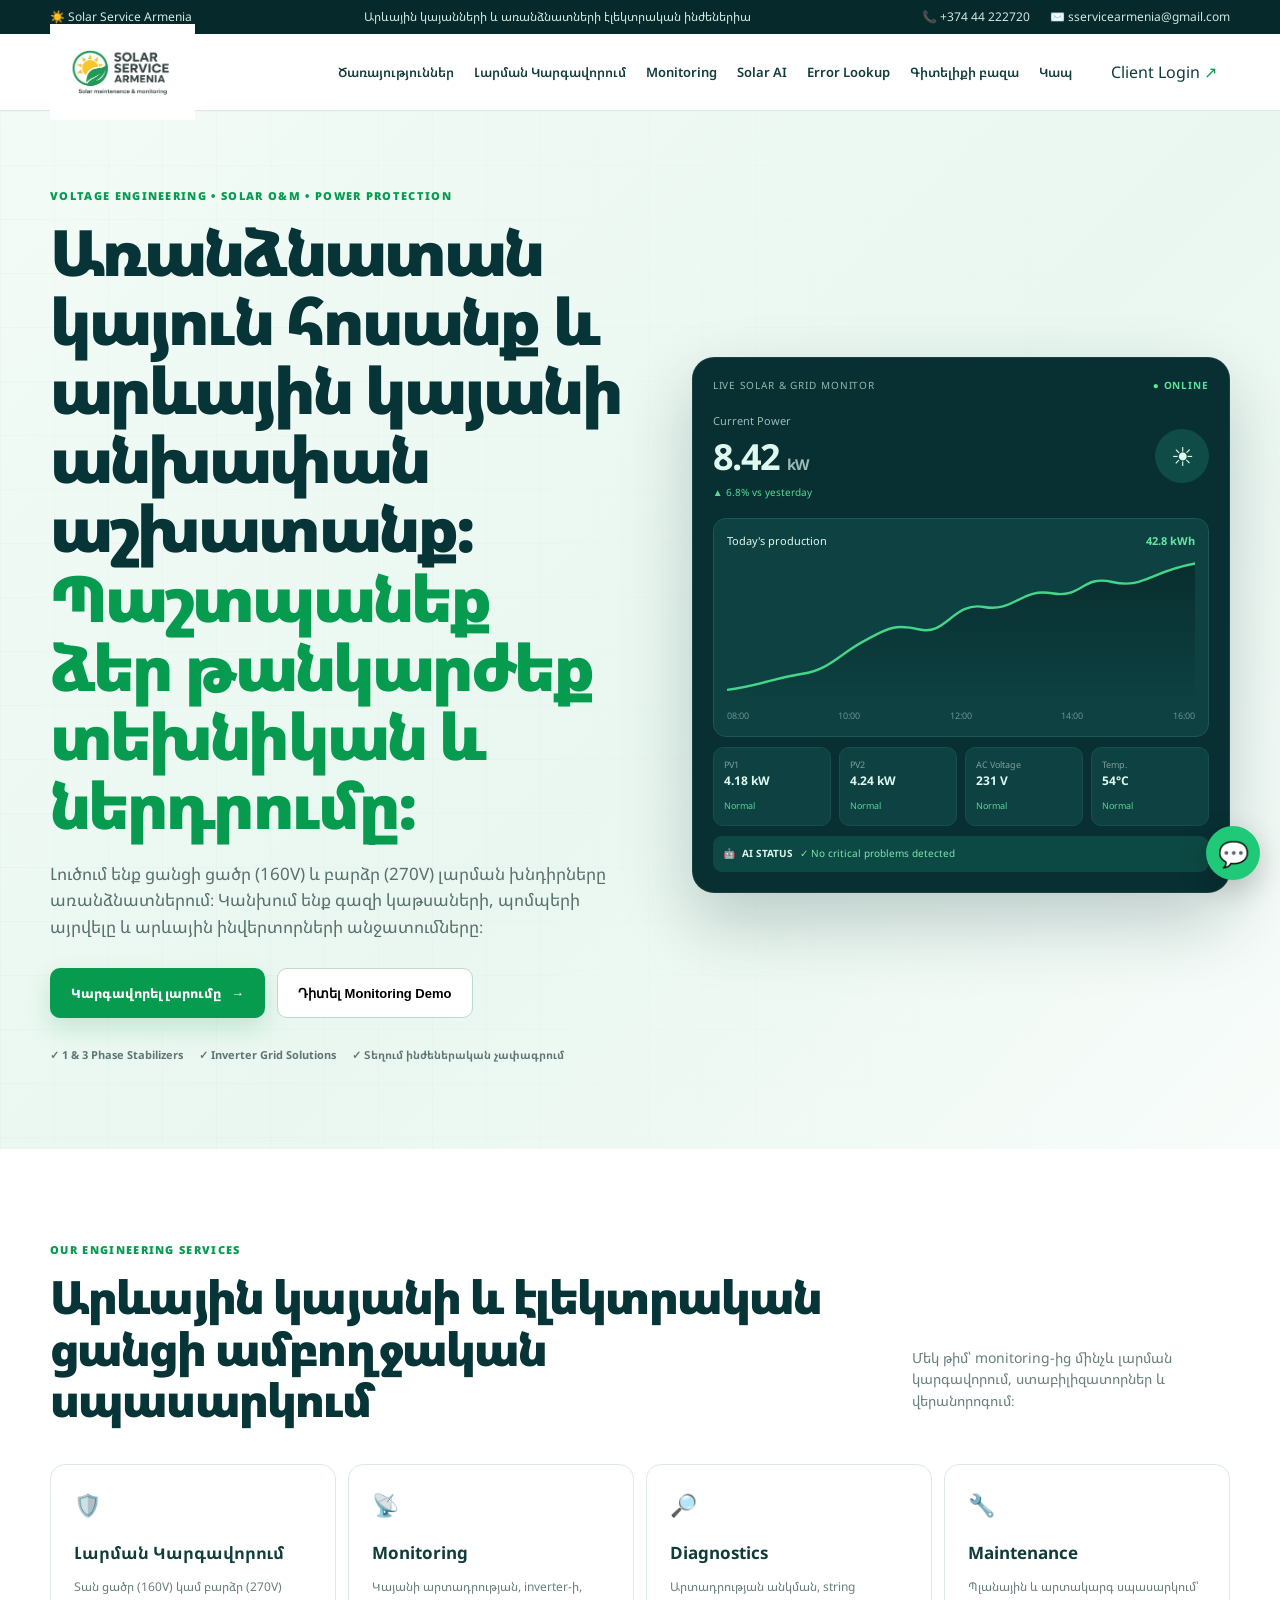
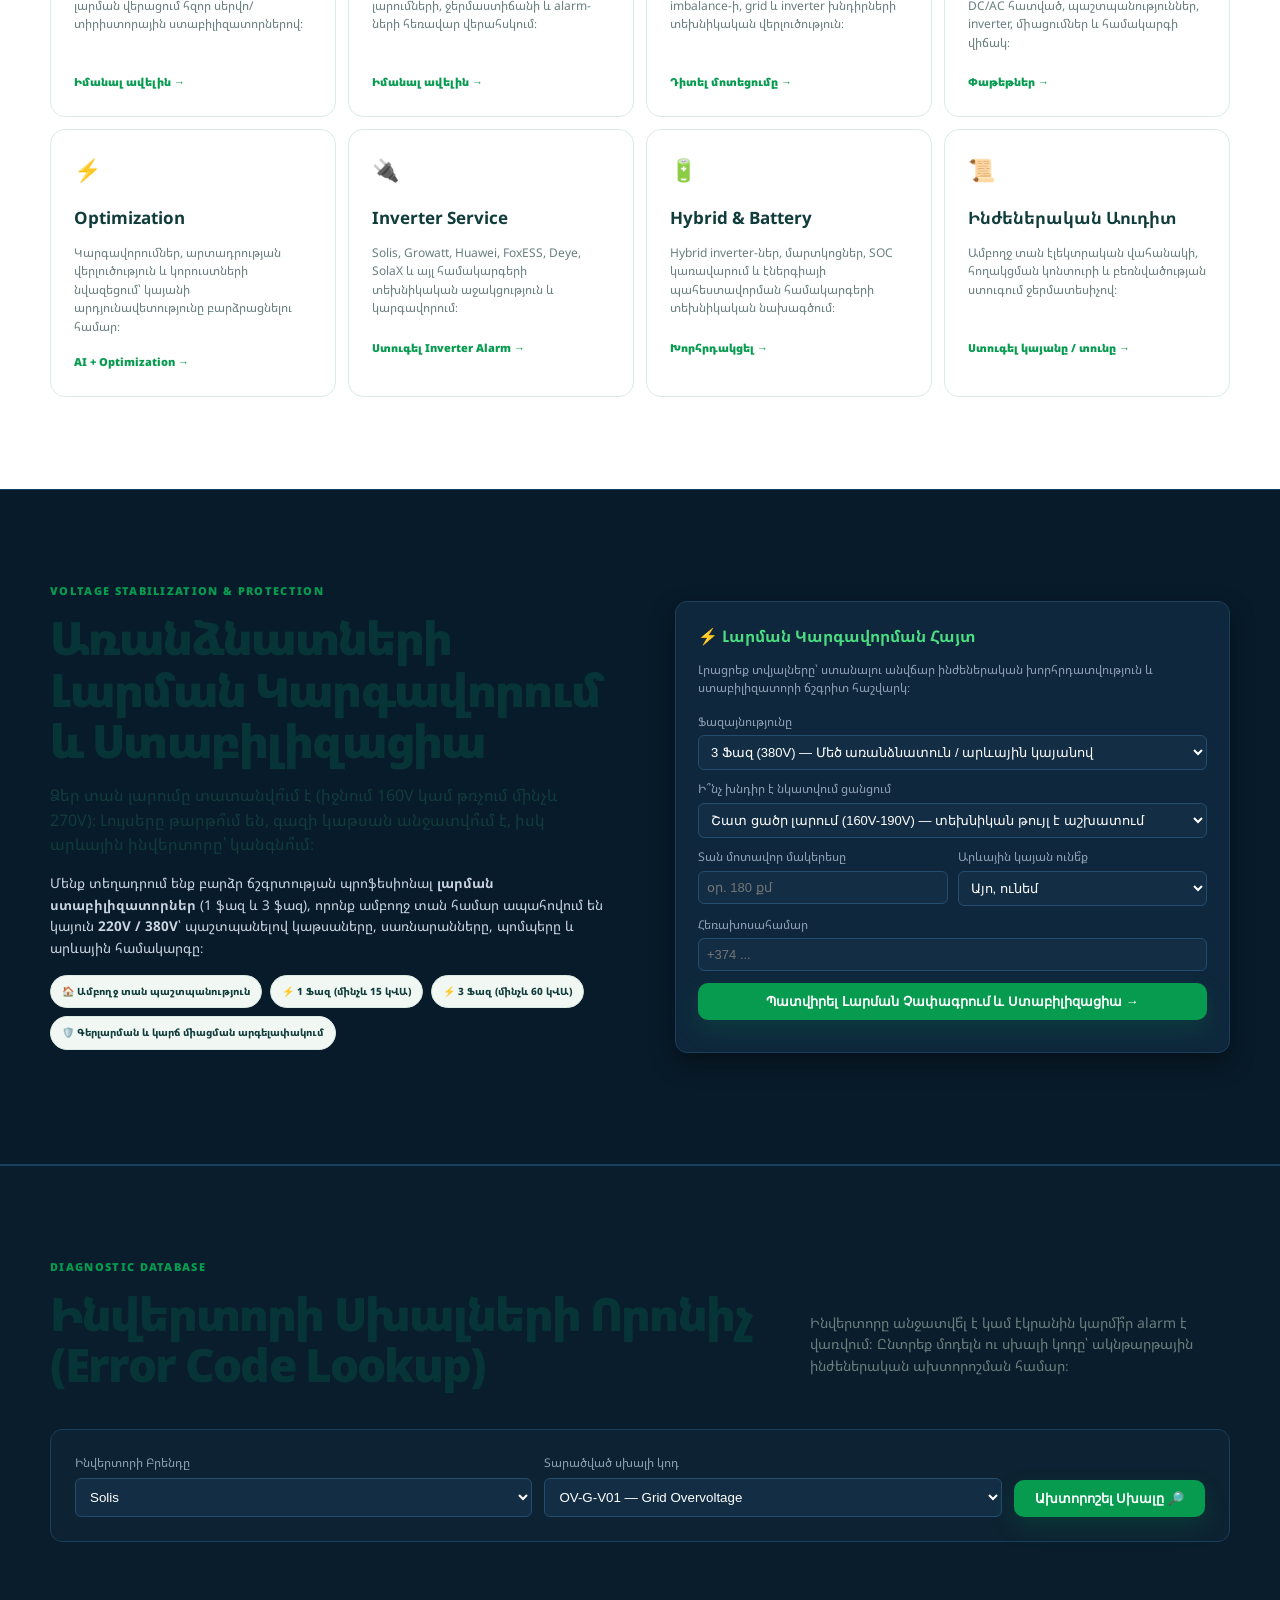
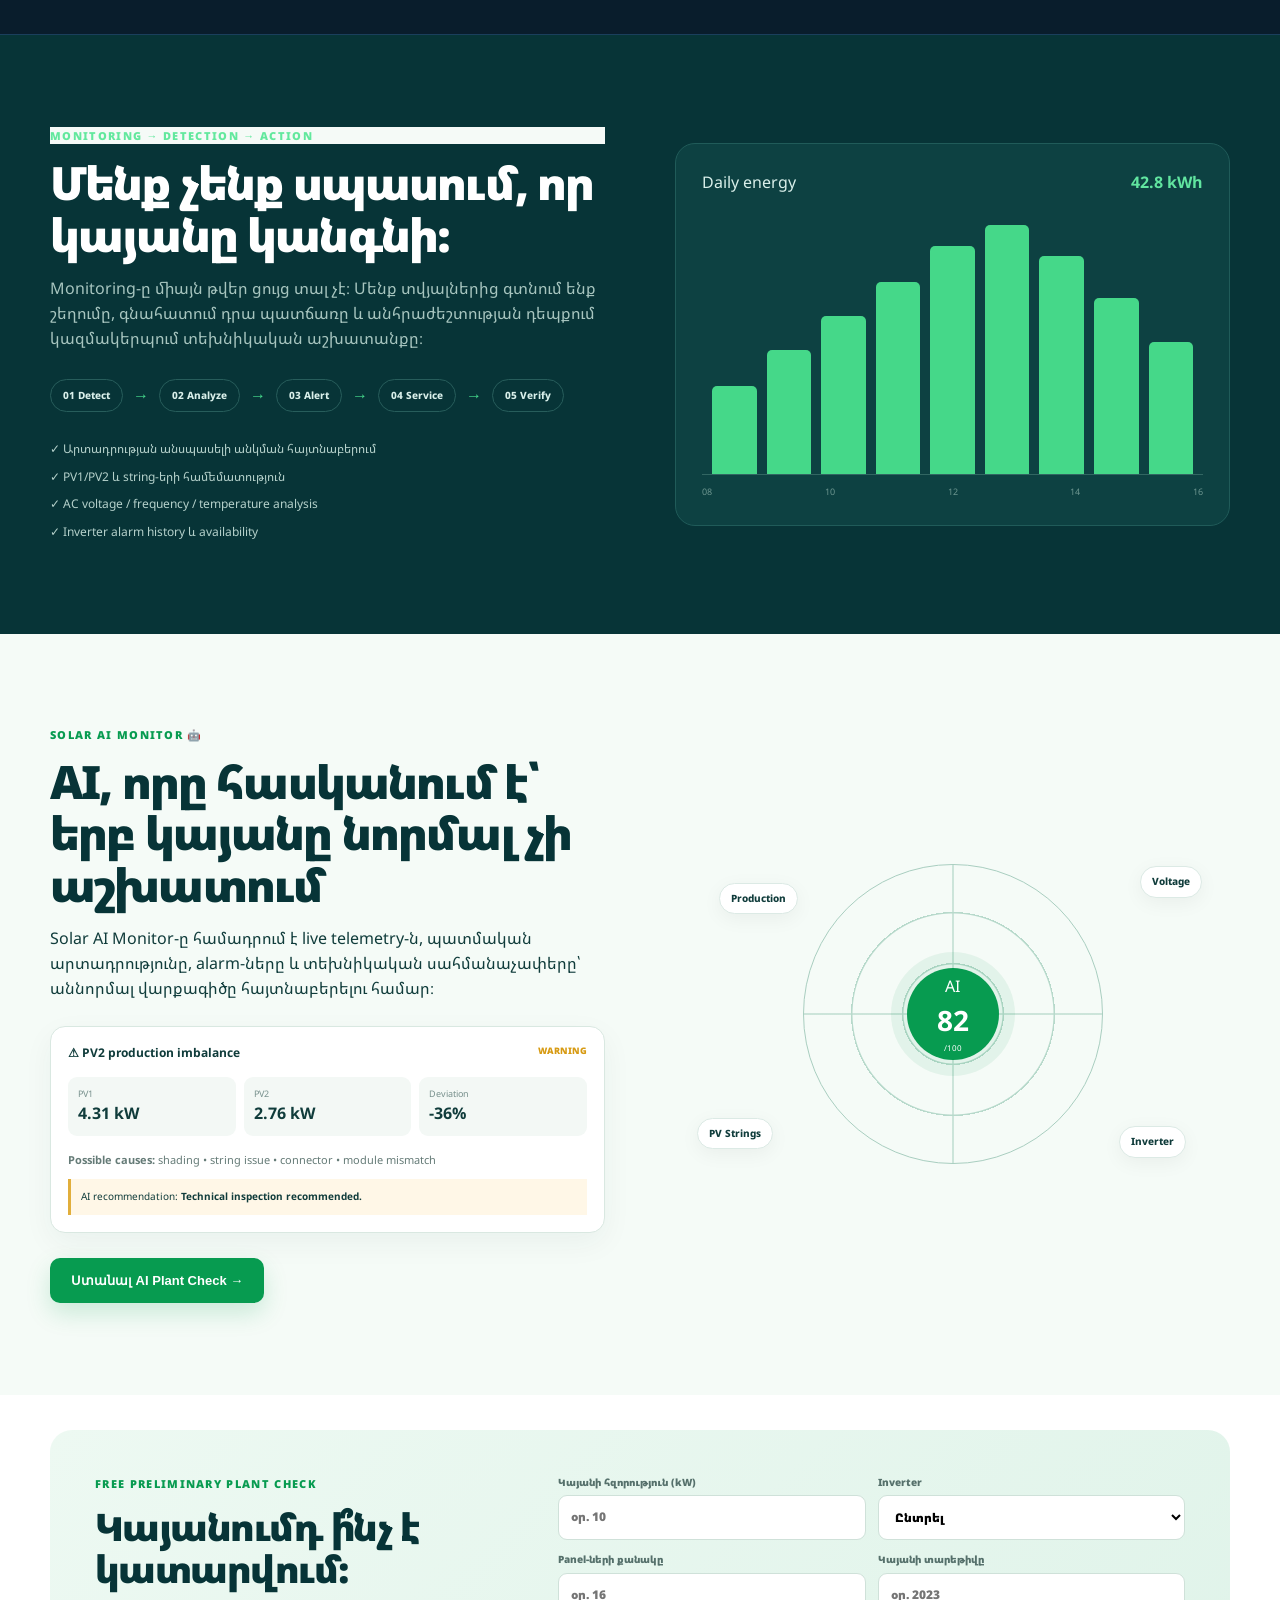
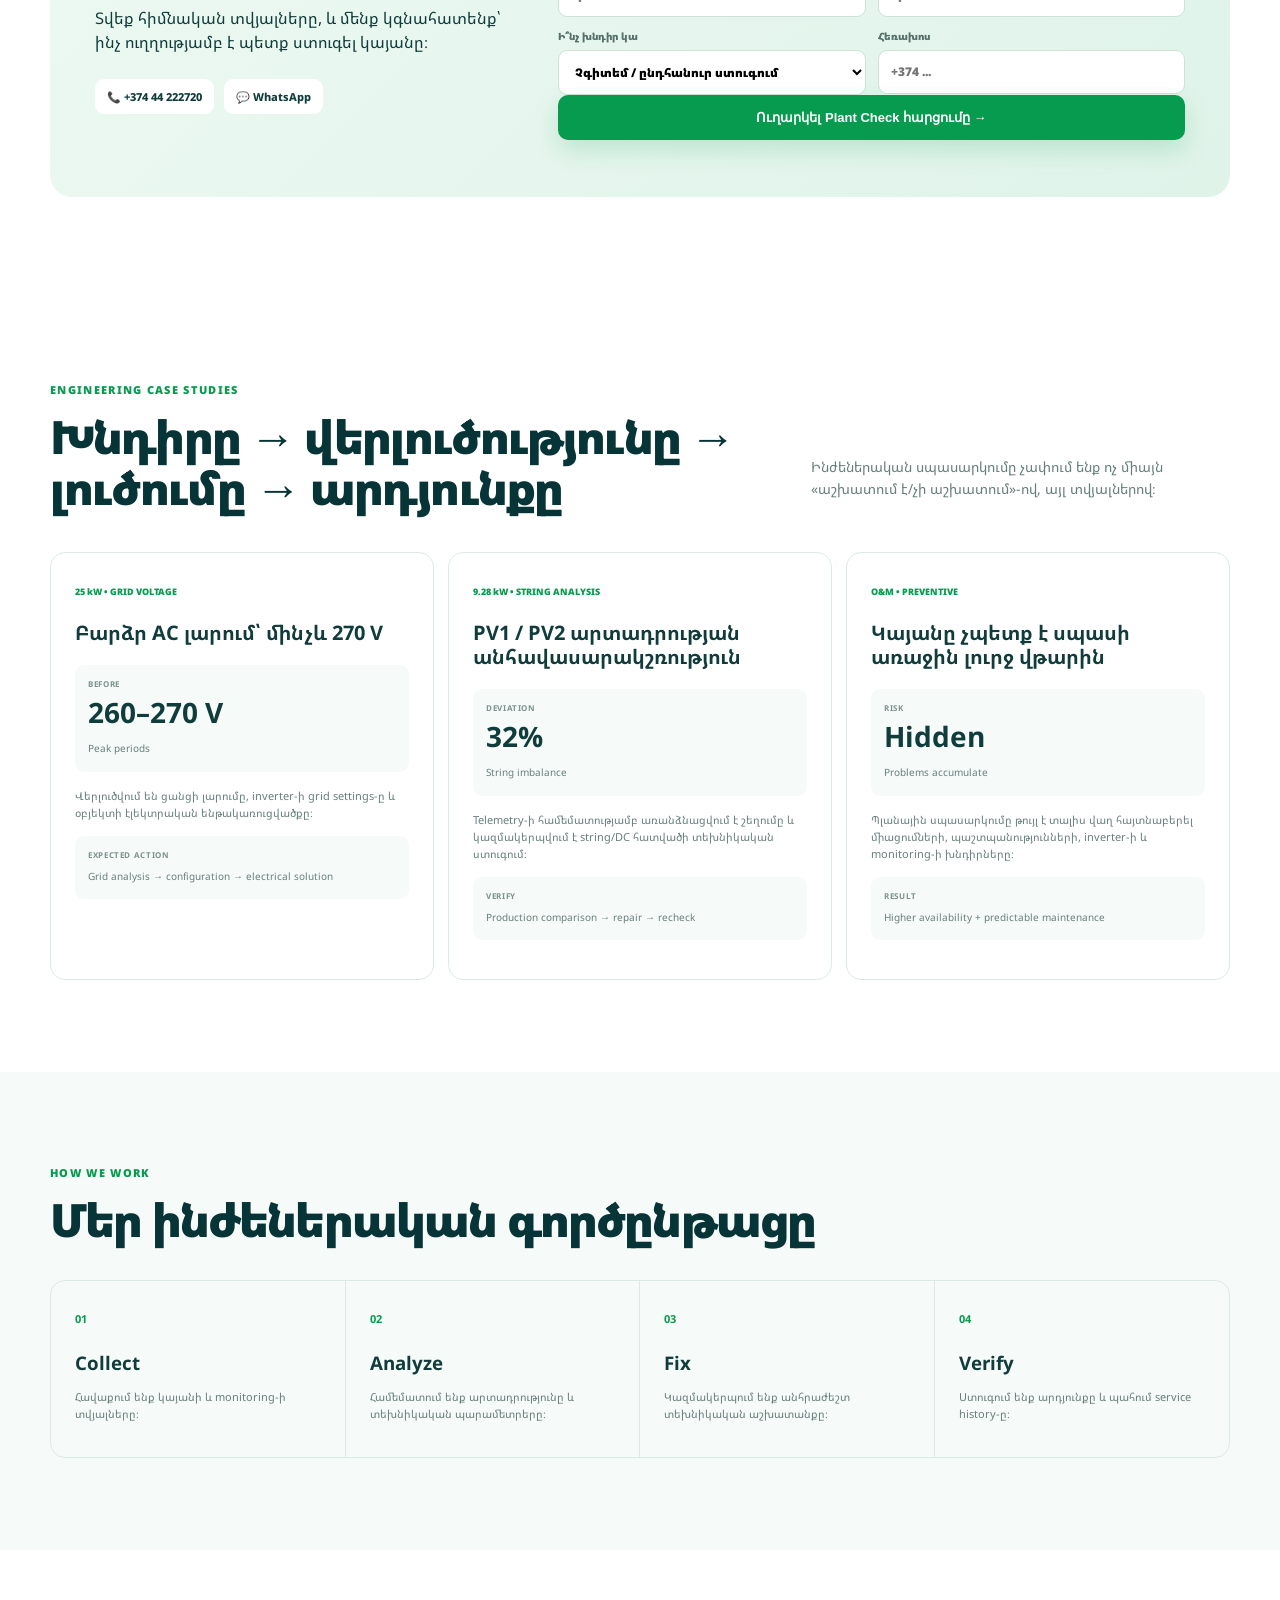
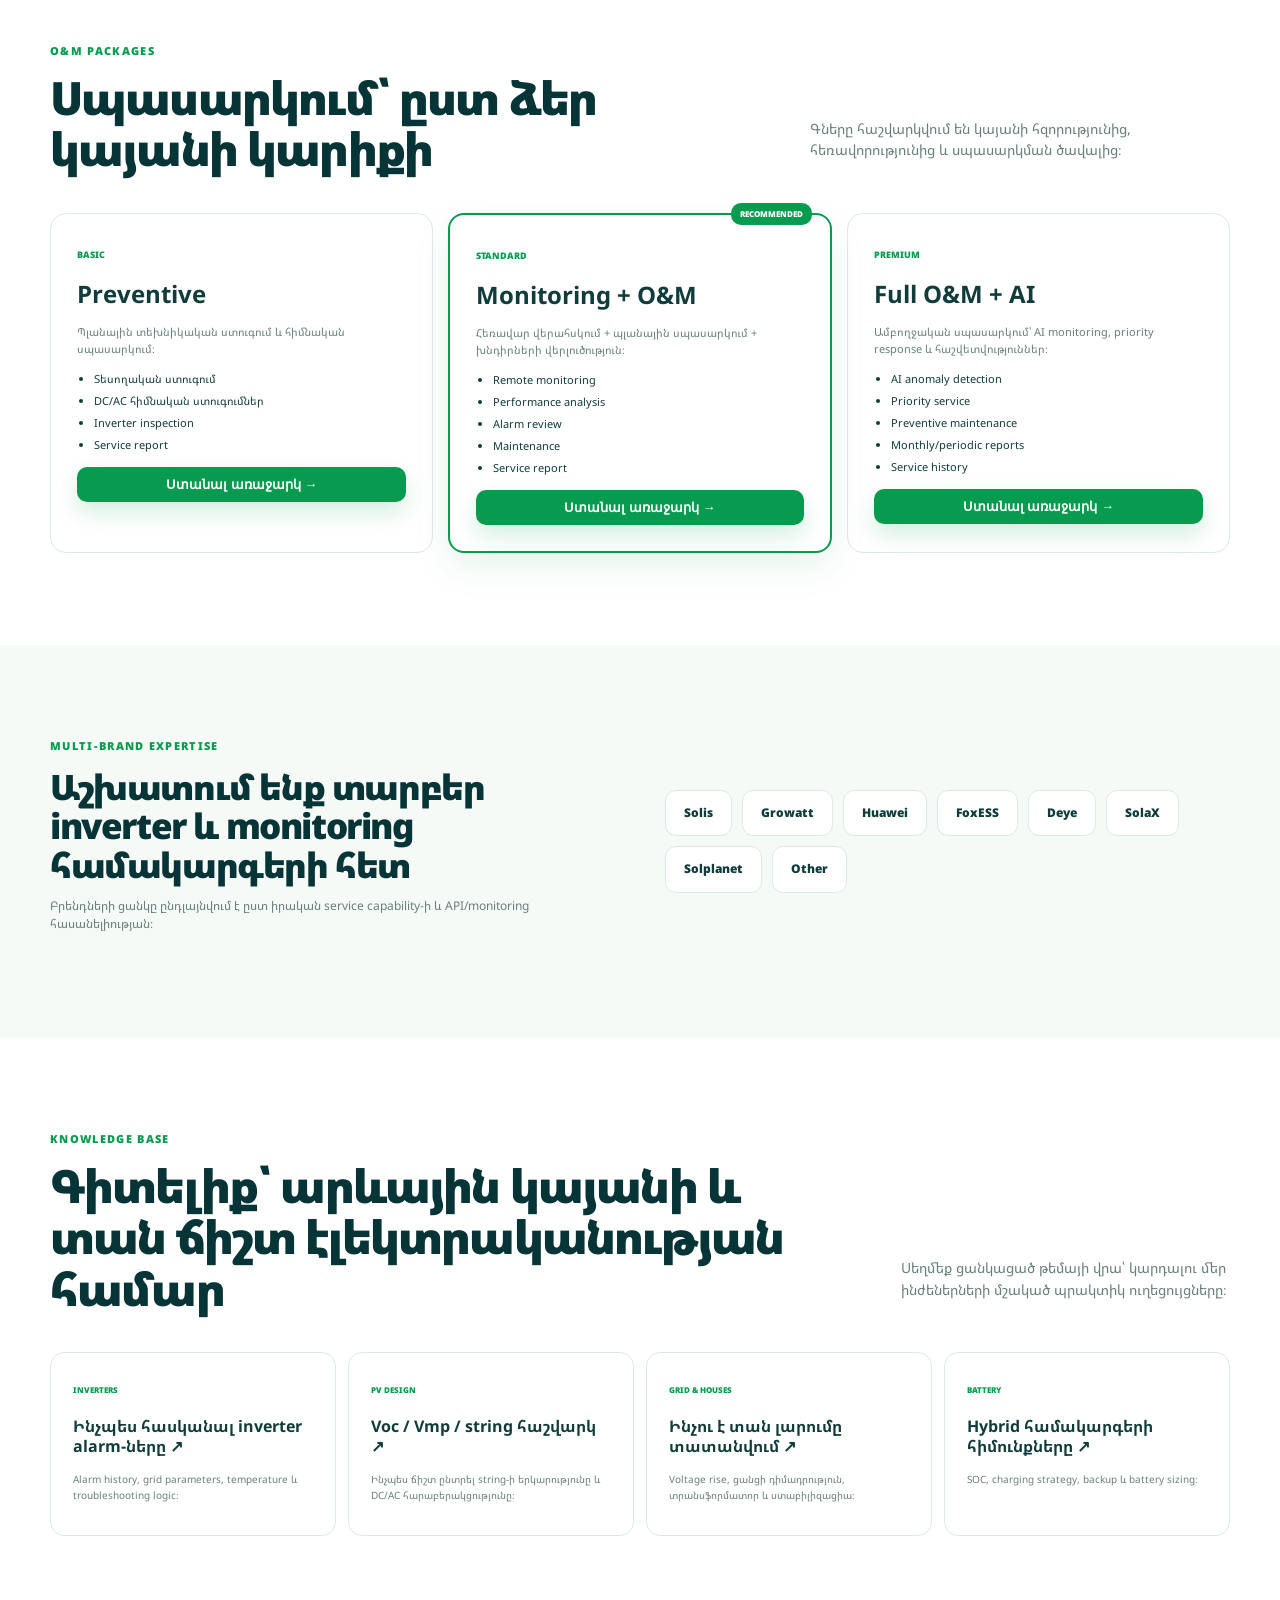
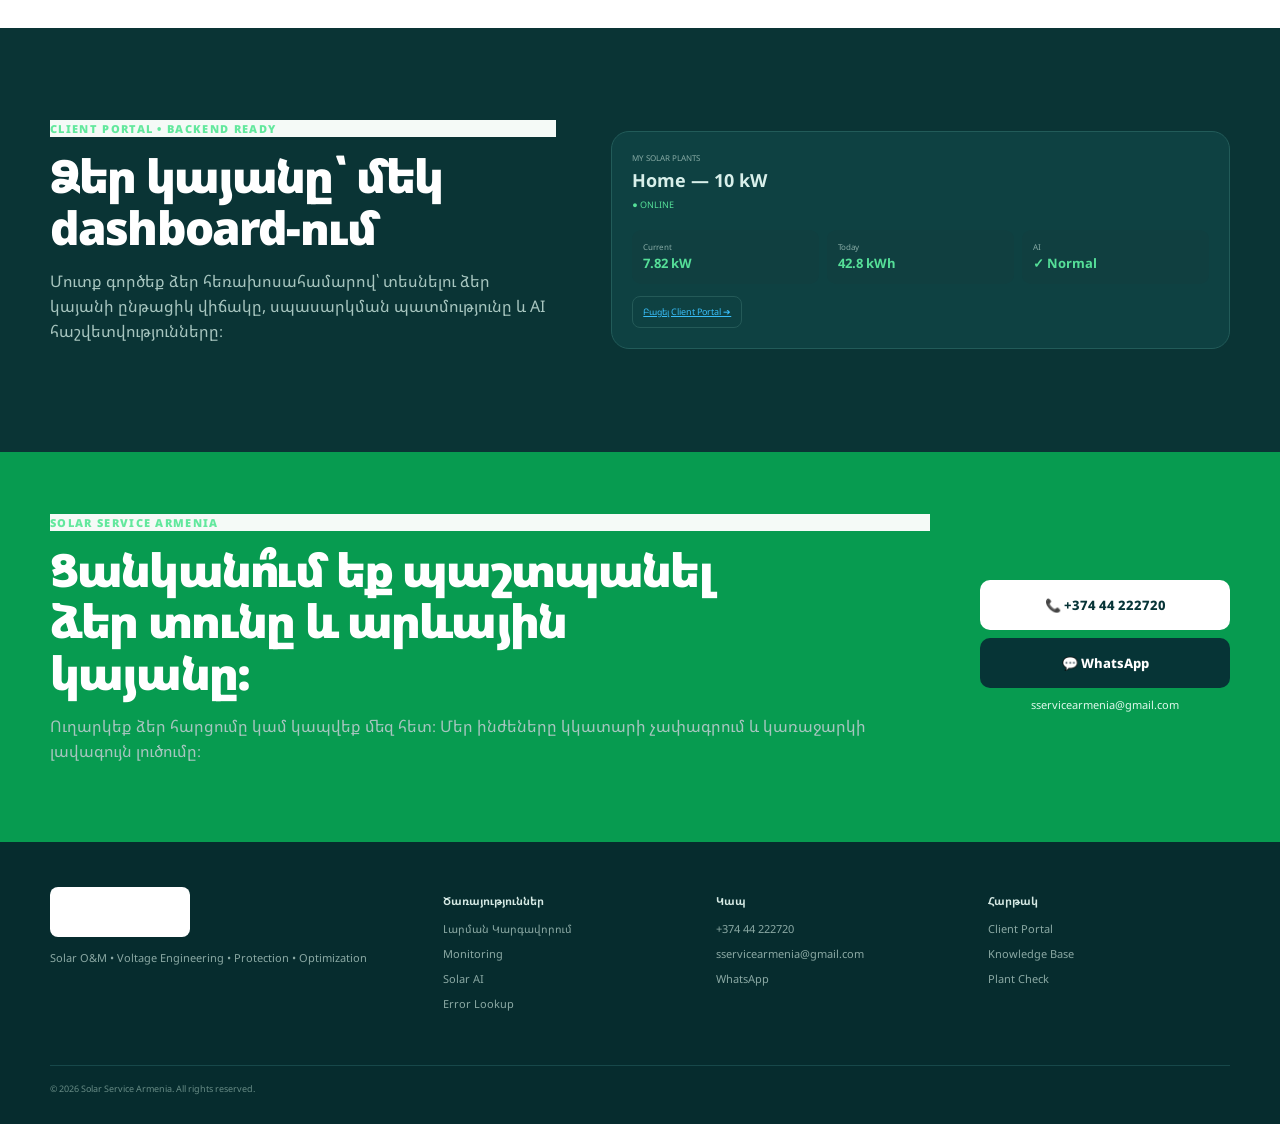
<file: index.html>
<!doctype html>
<html lang="hy">
<head>
<meta charset="utf-8"><meta name="viewport" content="width=device-width,initial-scale=1">
<meta name="description" content="Solar Service Armenia — արևային կայանների monitoring, diagnostics, maintenance, առանձնատների լարման կարգավորում և ստաբիլիզատորների պրոֆեսիոնալ տեղադրում։">
<meta name="theme-color" content="#0a3435"><title>Solar Service Armenia — Solar O&M, Monitoring & Voltage Stabilization</title>
<link rel="preconnect" href="https://fonts.googleapis.com"><link rel="preconnect" href="https://fonts.gstatic.com" crossorigin>
<link href="https://fonts.googleapis.com/css2?family=Noto+Sans+Armenian:wght@400;500;600;700;800;900&display=swap" rel="stylesheet">
<link rel="stylesheet" href="styles.css">
<style>
/* Modals & Lookup Styles */
.modal-overlay {
  display: none; position: fixed; top: 0; left: 0; width: 100%; height: 100%;
  background: rgba(10, 25, 40, 0.85); backdrop-filter: blur(5px); z-index: 1000;
  justify-content: center; align-items: center; padding: 20px; box-sizing: border-box;
}
.modal-content {
  background: #0d2232; border: 1px solid #1a3f5c; border-radius: 12px;
  max-width: 650px; width: 100%; color: #fff; padding: 25px; box-shadow: 0 10px 30px rgba(0,0,0,0.5);
  position: relative; max-height: 90vh; overflow-y: auto;
}
.modal-close {
  position: absolute; top: 15px; right: 15px; background: none; border: none;
  color: #8fa0b5; font-size: 24px; cursor: pointer; line-height: 1;
}
.demo-grid {
  display: grid; grid-template-columns: repeat(auto-fit, minmax(130px, 1fr)); gap: 12px; margin: 20px 0;
}
.demo-card {
  background: #132e44; padding: 12px; border-radius: 8px; border: 1px solid #1f4566; text-align: center;
}
.demo-card small { display: block; color: #8fa0b5; font-size: 11px; margin-bottom: 4px; }
.demo-card strong { font-size: 16px; color: #4ade80; }

/* Error Lookup Card */
.error-lookup-box {
  background: #0d2232; border: 1px solid #1a3f5c; border-radius: 12px; padding: 24px; margin-top: 25px;
}
.lookup-form-grid {
  display: grid; grid-template-columns: 1fr 1fr auto; gap: 12px; align-items: end;
}
@media (max-width: 768px) {
  .lookup-form-grid { grid-template-columns: 1fr; }
}
.error-result-panel {
  display: none; margin-top: 20px; padding: 18px; border-radius: 8px; background: #132e44; border-left: 4px solid #38bdf8;
}

/* Knowledge Card Interactive Style */
.knowledge-grid article {
  cursor: pointer; transition: transform 0.2s, border-color 0.2s;
}
.knowledge-grid article:hover {
  transform: translateY(-4px); border-color: #38bdf8;
}

/* Portal Tabs & Card */
.portal-badge-new { background: #f59e0b; color: #000; padding: 2px 6px; border-radius: 4px; font-size: 10px; font-weight: bold; }
.portal-badge-in-progress { background: #3b82f6; color: #fff; padding: 2px 6px; border-radius: 4px; font-size: 10px; font-weight: bold; }
.portal-badge-done { background: #10b981; color: #fff; padding: 2px 6px; border-radius: 4px; font-size: 10px; font-weight: bold; }
</style>
</head>
<body>
<div class="topline"><div class="container top-inner"><span>☀️ Solar Service Armenia</span><span>Արևային կայանների և առանձնատների էլեկտրական ինժեներիա</span><div><a href="tel:+37444222720">📞 +374 44 222720</a><a href="mailto:sservicearmenia@gmail.com">✉️ sservicearmenia@gmail.com</a></div></div></div>
<header class="header" id="top"><div class="container nav">
<a class="brand" href="#top"><img src="solar service armenia.jpg" alt="Solar Service Armenia"></a>
<nav><a href="#services">Ծառայություններ</a><a href="#house-voltage">Լարման Կարգավորում</a><a href="#monitoring">Monitoring</a><a href="#ai">Solar AI</a><a href="#lookup">Error Lookup</a><a href="#knowledge">Գիտելիքի բազա</a><a href="#contact">Կապ</a></nav>
<button class="nav-login" id="btnOpenPortal" style="background:none; border:none; color:inherit; font:inherit; cursor:pointer;">Client Login <span>↗</span></button><button class="menu" id="menu" aria-label="Մենյու">☰</button></div>
<div class="mobile-menu" id="mobileMenu"><a href="#services">Ծառայություններ</a><a href="#house-voltage">Լարման Կարգավորում</a><a href="#monitoring">Monitoring</a><a href="#ai">Solar AI</a><a href="#lookup">Error Lookup</a><a href="#knowledge">Գիտելիքի բազա</a><a href="#contact">Կապ</a><a href="javascript:void(0)" id="mobileBtnOpenPortal">Client Login</a></div></header>

<main>
<section class="hero"><div class="grid-bg"></div><div class="container hero-grid"><div class="hero-copy">
<div class="eyebrow"><i></i> VOLTAGE ENGINEERING • SOLAR O&M • POWER PROTECTION</div>
<h1>Առանձնատան կայուն հոսանք և արևային կայանի անխափան աշխատանք։<span>Պաշտպանեք ձեր թանկարժեք տեխնիկան և ներդրումը։</span></h1>
<p>Լուծում ենք ցանցի ցածր (160V) և բարձր (270V) լարման խնդիրները առանձնատներում։ Կանխում ենք գազի կաթսաների, պոմպերի այրվելը և արևային ինվերտորների անջատումները։</p>
<div class="hero-actions"><a class="btn primary" href="#house-voltage">Կարգավորել լարումը <b>→</b></a><button class="btn secondary" id="btnOpenDemo" style="cursor: pointer;">Դիտել Monitoring Demo</button></div>
<div class="proof"><span>✓ 1 & 3 Phase Stabilizers</span><span>✓ Inverter Grid Solutions</span><span>✓ Տեղում ինժեներական չափագրում</span></div>
</div>
<div class="hero-visual"><div class="dash-head"><span>LIVE SOLAR & GRID MONITOR</span><strong>● ONLINE</strong></div><div class="big-power"><div><small>Current Power</small><strong id="liveCurrentPower">8.42 <em>kW</em></strong><label>▲ 6.8% vs yesterday</label></div><div class="sun-orb">☀</div></div>
<div class="chartbox"><div class="chart-title"><span>Today's production</span><b id="liveEnergyToday">42.8 kWh</b></div><svg viewBox="0 0 620 180" preserveAspectRatio="none"><defs><linearGradient id="a" x1="0" y1="0" x2="0" y2="1"><stop offset="0" stop-opacity=".30"/><stop offset="1" stop-opacity="0"/></linearGradient></defs><path class="area" d="M0 165 C40 160 65 150 100 145 S150 120 180 105 S220 82 255 90 S300 55 340 62 S390 38 430 45 S470 22 510 31 S560 18 620 8 L620 180 L0 180 Z"/><path class="curve" d="M0 165 C40 160 65 150 100 145 S150 120 180 105 S220 82 255 90 S300 55 340 62 S390 38 430 45 S470 22 510 31 S560 18 620 8"/></svg><div class="axis"><span>08:00</span><span>10:00</span><span>12:00</span><span>14:00</span><span>16:00</span></div></div>
<div class="mini-metrics"><div><small>PV1</small><b id="livePV1">4.18 kW</b><span>Normal</span></div><div><small>PV2</small><b id="livePV2">4.24 kW</b><span>Normal</span></div><div><small>AC Voltage</small><b id="liveAC">231 V</b><span>Normal</span></div><div><small>Temp.</small><b id="liveTemp">54°C</b><span>Normal</span></div></div><div class="ai-ok">🤖 <b>AI STATUS</b><span>✓ No critical problems detected</span></div></div></div></section>

<!-- Demo Modal -->
<div class="modal-overlay" id="demoModal">
  <div class="modal-content">
    <button class="modal-close" id="btnCloseDemo">&times;</button>
    <div style="display:flex; justify-content:space-between; align-items:center; border-bottom:1px solid #1f4566; padding-bottom:10px;">
      <h3 style="margin:0; color:#4ade80;">📡 Solar Service Live Telemetry Demo</h3>
      <span style="font-size:12px; background:#1f4566; padding:4px 8px; border-radius:4px;">Inverter: Solis 10kW</span>
    </div>
    <div class="demo-grid">
      <div class="demo-card"><small>MPPT 1 Voltage</small><strong>382.4 V</strong></div>
      <div class="demo-card"><small>MPPT 1 Current</small><strong>10.9 A</strong></div>
      <div class="demo-card"><small>MPPT 2 Voltage</small><strong>380.1 V</strong></div>
      <div class="demo-card"><small>MPPT 2 Current</small><strong>11.1 A</strong></div>
      <div class="demo-card"><small>Grid Voltage (AC)</small><strong>233.8 V</strong></div>
      <div class="demo-card"><small>Inverter Temp</small><strong>51.2 °C</strong></div>
    </div>
    <div style="background:#132e44; padding:15px; border-radius:8px; border-left:4px solid #4ade80; font-size:13px; line-height:1.5;">
      <b>🤖 AI Ախտորոշում:</b> MPPT1 և MPPT2 արտադրողականության շեղումը &lt; 2% է (Նորմալ)։ Ցանցի լարումը թույլատրելի միջակայքում է (233.8V): Վթարային անջատման ռիսկ չկա։
    </div>
  </div>
</div>

<!-- Package Order Modal -->
<div class="modal-overlay" id="pkgModal">
  <div class="modal-content" style="max-width: 480px;">
    <button class="modal-close" id="btnClosePkg">&times;</button>
    <h3 style="margin:0 0 10px 0; color:#4ade80;">📋 Սպասարկման Փաթեթի Պատվեր</h3>
    <p style="font-size:13px; color:#8fa0b5; margin-bottom:15px;">Ընտրված փաթեթ՝ <b id="selectedPkgTitle" style="color:#fff;"></b></p>
    <form id="pkgForm">
      <input type="hidden" name="pkg_name" id="hiddenPkgName">
      <div style="margin-bottom:12px;">
        <label style="font-size:12px; color:#8fa0b5; display:block; margin-bottom:4px;">Կայանի հզորությունը (կՎտ)</label>
        <input name="power" id="pkgPower" type="number" required placeholder="օր. 10" style="background:#132e44; color:#fff; border:1px solid #234d6f; padding:8px; width:100%; box-sizing:border-box; border-radius:6px;">
      </div>
      <div style="margin-bottom:12px;">
        <label style="font-size:12px; color:#8fa0b5; display:block; margin-bottom:4px;">Հեռախոսահամար</label>
        <input name="phone" id="pkgPhone" type="tel" required placeholder="+374 ..." style="background:#132e44; color:#fff; border:1px solid #234d6f; padding:8px; width:100%; box-sizing:border-box; border-radius:6px;">
      </div>
      <div style="margin-bottom:15px;">
        <label style="font-size:12px; color:#8fa0b5; display:block; margin-bottom:4px;">Գտնվելու վայրը / Հասցե</label>
        <input name="address" id="pkgAddress" type="text" placeholder="օր. Երևան կամ մարզ" style="background:#132e44; color:#fff; border:1px solid #234d6f; padding:8px; width:100%; box-sizing:border-box; border-radius:6px;">
      </div>
      <button type="submit" class="btn primary" style="width:100%; padding:10px; cursor:pointer; font-weight:bold;">Ուղարկել հարցումը →</button>
      <div id="pkgResult" style="margin-top:10px; font-size:13px;"></div>
    </form>
  </div>
</div>

<!-- Knowledge Article Modal -->
<div class="modal-overlay" id="kbModal">
  <div class="modal-content" style="max-width: 680px;">
    <button class="modal-close" id="btnCloseKb">&times;</button>
    <div style="display:flex; align-items:center; gap:8px; margin-bottom:8px;">
      <span id="kbCategory" style="font-size:11px; background:#1f4566; color:#38bdf8; padding:3px 8px; border-radius:4px; font-weight:bold;"></span>
    </div>
    <h3 id="kbTitle" style="color:#4ade80; margin:0 0 15px 0; font-size:18px;"></h3>
    <div id="kbBody" style="font-size:13.5px; line-height:1.7; color:#cbd5e1; margin-bottom:20px;"></div>
    <div style="background:#0a1926; padding:12px 16px; border-radius:8px; display:flex; justify-content:space-between; align-items:center; flex-wrap:wrap; gap:10px;">
      <span style="font-size:12px; color:#94a3b8;">Ունե՞ք նմանատիպ տեխնիկական հարց ձեր կայանում:</span>
      <a href="#check" id="btnKbCheckAction" class="btn primary" style="padding:6px 14px; font-size:12px; text-decoration:none;">Դիմել Ինժեներական Ստուգման →</a>
    </div>
  </div>
</div>

<!-- CLIENT PORTAL MODAL -->
<div class="modal-overlay" id="portalModal">
  <div class="modal-content" style="max-width: 620px;">
    <button class="modal-close" id="btnClosePortal">&times;</button>
    <div style="display:flex; align-items:center; gap:10px; border-bottom:1px solid #1a3f5c; padding-bottom:12px; margin-bottom:16px;">
      <span style="font-size:22px;">👤</span>
      <div>
        <h3 style="margin:0; color:#4ade80; font-size:18px;">Client Portal • Անձնական Կաբինետ</h3>
        <small style="color:#8fa0b5;">Ստուգեք ձեր կայանի կարգավիճակը կամ դիտեք ցուցադրական տարբերակը</small>
      </div>
    </div>

    <!-- Login Area -->
    <div id="portalLoginArea">
      <p style="font-size:13px; color:#cbd5e1; margin-bottom:12px;">Մուտքագրեք ձեր հեռախոսահամարը՝ սպասարկման պատմությունը և ընթացիկ հայտերը տեսնելու համար։</p>
      <form id="portalAuthForm" style="display:flex; gap:10px; margin-bottom:15px;">
        <input type="tel" id="portalPhoneInput" required placeholder="+374 44 222720" style="flex:1; background:#132e44; color:#fff; border:1px solid #234d6f; padding:10px; border-radius:6px;">
        <button type="submit" class="btn primary" style="padding:10px 18px; cursor:pointer; font-weight:bold;">Մուտք ➔</button>
      </form>
      <div style="text-align:center; margin:15px 0 10px 0;">
        <span style="font-size:12px; color:#8fa0b5;">— ԿԱՄ —</span>
      </div>
      <button type="button" id="btnOpenDemoDashboard" style="width:100%; background:#10283c; color:#38bdf8; border:1px dashed #38bdf8; padding:10px; border-radius:6px; cursor:pointer; font-weight:600; font-size:13px;">
        🔍 Դիտել Demo Կաբինետը (Օրինակային 10 կՎտ կայան)
      </button>
      <div id="portalAuthMessage" style="margin-top:10px; font-size:12.5px;"></div>
    </div>

    <!-- Real Dashboard Area (hidden initially) -->
    <div id="portalUserDashboard" style="display:none;">
      <div style="display:flex; justify-content:space-between; align-items:center; background:#132e44; padding:12px 15px; border-radius:8px; margin-bottom:15px;">
        <div>
          <b style="color:#38bdf8; font-size:15px;" id="dashCustomerTitle">Իմ Կայանները</b>
          <div style="font-size:11px; color:#8fa0b5;" id="dashCustomerPhone"></div>
        </div>
        <button id="btnPortalLogout" style="background:#0a1926; border:1px solid #1a3f5c; color:#8fa0b5; padding:4px 10px; border-radius:4px; font-size:11px; cursor:pointer;">Ելք</button>
      </div>
      <div id="dashRequestsContainer"></div>
    </div>

    <!-- Demo Dashboard Area (hidden initially) -->
    <div id="portalDemoDashboard" style="display:none;">
      <div style="display:flex; justify-content:space-between; align-items:center; background:#132e44; padding:10px 15px; border-radius:8px; margin-bottom:15px;">
        <div>
          <b style="color:#4ade80;">🏡 Կայան: «Առանձնատուն — 10 կՎտ»</b>
          <span style="font-size:11px; background:#166534; color:#fff; padding:2px 6px; border-radius:4px; margin-left:6px;">● ACTIVE O&M</span>
        </div>
        <button id="btnBackToLogin" style="background:#0a1926; border:1px solid #1a3f5c; color:#8fa0b5; padding:4px 10px; border-radius:4px; font-size:11px; cursor:pointer;">Վերադառնալ</button>
      </div>

      <div class="demo-grid" style="margin-bottom:15px;">
        <div class="demo-card"><small>Ընթացիկ Հզորություն</small><strong>8.42 կՎտ</strong></div>
        <div class="demo-card"><small>Այսօրվա արտադրանք</small><strong>42.8 կՎտժ</strong></div>
        <div class="demo-card"><small>AI Առողջության ինդեքս</small><strong style="color:#38bdf8;">98% (Գերազանց)</strong></div>
      </div>

      <h4 style="color:#38bdf8; margin:15px 0 8px 0; font-size:14px;">Սպասարկման պատմություն (Service Log)</h4>
      <div style="background:#0a1926; border:1px solid #1a3f5c; border-radius:6px; font-size:12px;">
        <div style="padding:8px 12px; border-bottom:1px solid #1a3f5c; display:flex; justify-content:space-between;">
          <span><b>2026-08-14</b> — Ինվերտորի պարամետրավորում և ստաբիլիզատորի թեստավորում</span>
          <span class="portal-badge-done">DONE</span>
        </div>
        <div style="padding:8px 12px; display:flex; justify-content:space-between;">
          <span><b>2026-06-02</b> — Տարեկան պլանային սպասարկում (DC/AC չափումներ + լվացում)</span>
          <span class="portal-badge-done">DONE</span>
        </div>
      </div>
    </div>
  </div>
</div>

<section class="section services" id="services"><div class="container"><div class="section-head"><div><div class="eyebrow">OUR ENGINEERING SERVICES</div><h2>Արևային կայանի և էլեկտրական ցանցի ամբողջական սպասարկում</h2></div><p>Մեկ թիմ՝ monitoring-ից մինչև լարման կարգավորում, ստաբիլիզատորներ և վերանորոգում։</p></div>
<div class="service-grid"><article><div class="icon">🛡️</div><h3>Լարման Կարգավորում</h3><p>Տան ցածր (160V) կամ բարձր (270V) լարման վերացում հզոր սերվո/տիրիստորային ստաբիլիզատորներով։</p><a href="#house-voltage">Իմանալ ավելին →</a></article><article><div class="icon">📡</div><h3>Monitoring</h3><p>Կայանի արտադրության, inverter-ի, լարումների, ջերմաստիճանի և alarm-ների հեռավար վերահսկում։</p><a href="#monitoring">Իմանալ ավելին →</a></article><article><div class="icon">🔎</div><h3>Diagnostics</h3><p>Արտադրության անկման, string imbalance-ի, grid և inverter խնդիրների տեխնիկական վերլուծություն։</p><a href="#cases">Դիտել մոտեցումը →</a></article><article><div class="icon">🔧</div><h3>Maintenance</h3><p>Պլանային և արտակարգ սպասարկում՝ DC/AC հատված, պաշտպանություններ, inverter, միացումներ և համակարգի վիճակ։</p><a href="#packages">Փաթեթներ →</a></article><article><div class="icon">⚡</div><h3>Optimization</h3><p>Կարգավորումներ, արտադրության վերլուծություն և կորուստների նվազեցում՝ կայանի արդյունավետությունը բարձրացնելու համար։</p><a href="#ai">AI + Optimization →</a></article><article><div class="icon">🔌</div><h3>Inverter Service</h3><p>Solis, Growatt, Huawei, FoxESS, Deye, SolaX և այլ համակարգերի տեխնիկական աջակցություն և կարգավորում։</p><a href="#lookup">Ստուգել Inverter Alarm →</a></article><article><div class="icon">🔋</div><h3>Hybrid & Battery</h3><p>Hybrid inverter-ներ, մարտկոցներ, SOC կառավարում և էներգիայի պահեստավորման համակարգերի տեխնիկական նախագծում։</p><a href="#contact">Խորհրդակցել →</a></article><article><div class="icon">📜</div><h3>Ինժեներական Աուդիտ</h3><p>Ամբողջ տան էլեկտրական վահանակի, հողակցման կոնտուրի և բեռնվածության ստուգում ջերմատեսիչով։</p><a href="#check">Ստուգել կայանը / տունը →</a></article></div></div></section>

<!-- DEDICATED HOUSE VOLTAGE REGULATION SECTION -->
<section class="section" id="house-voltage" style="background:#081b2a; border-top:1px solid #1a3f5c; border-bottom:1px solid #1a3f5c;">
  <div class="container split">
    <div>
      <div class="eyebrow">VOLTAGE STABILIZATION & PROTECTION</div>
      <h2>Առանձնատների Լարման Կարգավորում և Ստաբիլիզացիա</h2>
      <p>Ձեր տան լարումը տատանվո՞ւմ է (իջնում 160V կամ թռչում մինչև 270V)։ Լույսերը թարթո՞ւմ են, գազի կաթսան անջատվո՞ւմ է, իսկ արևային ինվերտորը՝ կանգնո՞ւմ։</p>
      <p style="font-size:13.5px; color:#cbd5e1; line-height:1.6;">
        Մենք տեղադրում ենք բարձր ճշգրտության պրոֆեսիոնալ <b>լարման ստաբիլիզատորներ</b> (1 ֆազ և 3 ֆազ), որոնք ամբողջ տան համար ապահովում են կայուն <b>220V / 380V</b>՝ պաշտպանելով կաթսաները, սառնարանները, պոմպերը և արևային համակարգը։
      </p>
      <div class="specs" style="margin-top:15px;">
        <span>🏠 Ամբողջ տան պաշտպանություն</span>
        <span>⚡ 1 Ֆազ (մինչև 15 կՎԱ)</span>
        <span>⚡ 3 Ֆազ (մինչև 60 կՎԱ)</span>
        <span>🛡️ Գերլարման և կարճ միացման արգելափակում</span>
      </div>
    </div>

    <div>
      <form id="houseVoltForm" style="background:#0e273c; padding:22px; border-radius:12px; border:1px solid #1a3f5c; box-shadow:0 10px 25px rgba(0,0,0,0.4);">
        <h4 style="margin:0 0 12px 0; color:#4ade80; font-size:16px;">⚡ Լարման Կարգավորման Հայտ</h4>
        <p style="font-size:12px; color:#8fa0b5; margin-bottom:15px;">Լրացրեք տվյալները՝ ստանալու անվճար ինժեներական խորհրդատվություն և ստաբիլիզատորի ճշգրիտ հաշվարկ։</p>
        
        <div style="margin-bottom:10px;">
          <label style="font-size:12px; color:#8fa0b5; display:block; margin-bottom:4px;">Ֆազայնությունը</label>
          <select id="hvPhase" style="width:100%; background:#132e44; color:#fff; border:1px solid #234d6f; padding:8px; border-radius:6px; font-size:13px;">
            <option value="1 Ֆազ (220V)">1 Ֆազ (220V) — Սովորական առանձնատուն / բնակարան</option>
            <option value="3 Ֆազ (380V)" selected>3 Ֆազ (380V) — Մեծ առանձնատուն / արևային կայանով</option>
          </select>
        </div>

        <div style="margin-bottom:10px;">
          <label style="font-size:12px; color:#8fa0b5; display:block; margin-bottom:4px;">Ի՞նչ խնդիր է նկատվում ցանցում</label>
          <select id="hvProblem" style="width:100%; background:#132e44; color:#fff; border:1px solid #234d6f; padding:8px; border-radius:6px; font-size:13px;">
            <option value="Շատ ցածր լարում (160V-190V)">Շատ ցածր լարում (160V-190V) — տեխնիկան թույլ է աշխատում</option>
            <option value="Բարձր լարում (250V-270V)">Բարձր լարում (250V-270V) — արևայինը կամ սարքերը անջատվում են</option>
            <option value="Մշտական տատանումներ">Կտրուկ տատանումներ և թարթումներ</option>
            <option value="Ամբողջական նոր տան պաշտպանություն">Կանխարգելիչ՝ ամբողջ նոր տան հուսալի պաշտպանություն</option>
          </select>
        </div>

        <div style="display:grid; grid-template-columns:1fr 1fr; gap:10px; margin-bottom:10px;">
          <div>
            <label style="font-size:12px; color:#8fa0b5; display:block; margin-bottom:4px;">Տան մոտավոր մակերեսը</label>
            <input type="text" id="hvArea" placeholder="օր. 180 քմ" style="width:100%; box-sizing:border-box; background:#132e44; color:#fff; border:1px solid #234d6f; padding:8px; border-radius:6px; font-size:13px;">
          </div>
          <div>
            <label style="font-size:12px; color:#8fa0b5; display:block; margin-bottom:4px;">Արևային կայան ունե՞ք</label>
            <select id="hvHasSolar" style="width:100%; background:#132e44; color:#fff; border:1px solid #234d6f; padding:8px; border-radius:6px; font-size:13px;">
              <option value="Այո, ունեմ արևային կայան">Այո, ունեմ</option>
              <option value="Ոչ, արևային չունեմ">Ոչ, չունեմ</option>
            </select>
          </div>
        </div>

        <div style="margin-bottom:12px;">
          <label style="font-size:12px; color:#8fa0b5; display:block; margin-bottom:4px;">Հեռախոսահամար</label>
          <input type="tel" id="hvPhone" required placeholder="+374 ..." style="width:100%; box-sizing:border-box; background:#132e44; color:#fff; border:1px solid #234d6f; padding:8px; border-radius:6px; font-size:13px;">
        </div>

        <button type="submit" class="btn primary" style="width:100%; padding:10px; cursor:pointer; font-weight:bold;">Պատվիրել Լարման Չափագրում և Ստաբիլիզացիա →</button>
        <div id="hvResult" style="margin-top:10px; font-size:12.5px;"></div>
      </form>
    </div>
  </div>
</section>

<!-- INVERTER ERROR CODE LOOKUP SECTION -->
<section class="section" id="lookup" style="background:#091d2c; border-top:1px solid #1a3f5c; border-bottom:1px solid #1a3f5c;">
  <div class="container">
    <div class="section-head">
      <div>
        <div class="eyebrow">DIAGNOSTIC DATABASE</div>
        <h2>Ինվերտորի Սխալների Որոնիչ (Error Code Lookup)</h2>
      </div>
      <p>Ինվերտորը անջատվե՞լ է կամ էկրանին կարմի՞ր alarm է վառվում։ Ընտրեք մոդելն ու սխալի կոդը՝ ակնթարթային ինժեներական ախտորոշման համար։</p>
    </div>

    <div class="error-lookup-box">
      <div class="lookup-form-grid">
        <div>
          <label style="font-size:12px; color:#8fa0b5; display:block; margin-bottom:6px;">Ինվերտորի Բրենդը</label>
          <select id="lookupBrand" style="width:100%; background:#132e44; color:#fff; border:1px solid #234d6f; padding:10px; border-radius:6px;">
            <option value="Solis">Solis</option>
            <option value="Growatt">Growatt</option>
            <option value="Huawei">Huawei</option>
            <option value="Deye">Deye</option>
            <option value="Other">Այլ համակարգեր</option>
          </select>
        </div>
        <div>
          <label style="font-size:12px; color:#8fa0b5; display:block; margin-bottom:6px;">Տարածված սխալի կոդ</label>
          <select id="lookupCommonCodes" style="width:100%; background:#132e44; color:#fff; border:1px solid #234d6f; padding:10px; border-radius:6px;">
          </select>
        </div>
        <div>
          <button id="btnDiagnoseError" class="btn primary" style="width:100%; padding:10px 20px; cursor:pointer; font-weight:bold;">Ախտորոշել Սխալը 🔎</button>
        </div>
      </div>

      <div id="errorResultPanel" class="error-result-panel">
        <div style="display:flex; justify-content:space-between; align-items:center; margin-bottom:12px; border-bottom:1px solid #1f4566; padding-bottom:8px;">
          <h4 id="errResTitle" style="margin:0; color:#38bdf8; font-size:16px;"></h4>
          <span id="errResSeverity" style="font-size:11px; padding:3px 8px; border-radius:4px; font-weight:bold;"></span>
        </div>
        <div style="font-size:13px; line-height:1.6; margin-bottom:15px;">
          <div style="margin-bottom:8px;"><b>⚠️ Ինչ է նշանակում:</b> <span id="errResMeaning" style="color:#e2e8f0;"></span></div>
          <div style="margin-bottom:8px;"><b>🔍 Հիմնական պատճառները:</b> <span id="errResCauses" style="color:#cbd5e1;"></span></div>
          <div><b>🛠️ Ինժեներական լուծում:</b> <span id="errResFix" style="color:#4ade80;"></span></div>
        </div>
        <div style="background:#0a1926; padding:12px; border-radius:6px; display:flex; flex-wrap:wrap; gap:10px; align-items:center; justify-content:space-between;">
          <span style="font-size:12px; color:#94a3b8;">Պահանջվո՞ւմ է մասնագետի մոտեցում կամ ախտորոշում։</span>
          <button id="btnCallForError" class="btn primary" style="padding:6px 14px; font-size:12px; cursor:pointer;">Կանչել Ինժեներին այս խնդրով →</button>
        </div>
      </div>
    </div>
  </div>
</section>

<section class="dark-section" id="monitoring"><div class="container split"><div><div class="eyebrow light">MONITORING → DETECTION → ACTION</div><h2>Մենք չենք սպասում, որ կայանը կանգնի։</h2><p>Monitoring-ը միայն թվեր ցույց տալ չէ։ Մենք տվյալներից գտնում ենք շեղումը, գնահատում դրա պատճառը և անհրաժեշտության դեպքում կազմակերպում տեխնիկական աշխատանքը։</p><div class="flow"><span>01 Detect</span><b>→</b><span>02 Analyze</span><b>→</b><span>03 Alert</span><b>→</b><span>04 Service</span><b>→</b><span>05 Verify</span></div><ul class="checklist"><li>✓ Արտադրության անսպասելի անկման հայտնաբերում</li><li>✓ PV1/PV2 և string-երի համեմատություն</li><li>✓ AC voltage / frequency / temperature analysis</li><li>✓ Inverter alarm history և availability</li></ul></div><div class="bars-card"><div class="bars-top"><span>Daily energy</span><b>42.8 kWh</b></div><div class="bars"><i style="height:34%"></i><i style="height:48%"></i><i style="height:61%"></i><i style="height:74%"></i><i style="height:88%"></i><i style="height:96%"></i><i style="height:84%"></i><i style="height:68%"></i><i style="height:51%"></i></div><div class="bars-labels"><span>08</span><span>10</span><span>12</span><span>14</span><span>16</span></div></div></div></section>

<section class="section ai-section" id="ai"><div class="container split ai-split"><div><div class="eyebrow">SOLAR AI MONITOR 🤖</div><h2>AI, որը հասկանում է՝ երբ կայանը նորմալ չի աշխատում</h2><p>Solar AI Monitor-ը համադրում է live telemetry-ն, պատմական արտադրությունը, alarm-ները և տեխնիկական սահմանաչափերը՝ աննորմալ վարքագիծը հայտնաբերելու համար։</p><div class="ai-alert"><div class="alert-head"><b>⚠ PV2 production imbalance</b><span>WARNING</span></div><div class="alert-values"><div><small>PV1</small><strong>4.31 kW</strong></div><div><small>PV2</small><strong>2.76 kW</strong></div><div><small>Deviation</small><strong>-36%</strong></div></div><p><b>Possible causes:</b> shading • string issue • connector • module mismatch</p><div class="recommend">AI recommendation: <strong>Technical inspection recommended.</strong></div></div><button class="btn primary" id="btnGetAiCheck" style="cursor: pointer;">Ստանալ AI Plant Check →</button></div><div class="ai-radar"><div class="radar-grid"></div><div class="radar-core">AI<br><b>82</b><small>/100</small></div><span class="r1">Production</span><span class="r2">Voltage</span><span class="r3">Inverter</span><span class="r4">PV Strings</span></div></div></section>

<section class="section check-section" id="check"><div class="container check-card"><div class="check-copy"><div class="eyebrow">FREE PRELIMINARY PLANT CHECK</div><h2>Կայանումդ ի՞նչ է կատարվում։</h2><p>Տվեք հիմնական տվյալները, և մենք կգնահատենք՝ ինչ ուղղությամբ է պետք ստուգել կայանը։</p><div class="contact-mini"><span>📞 +374 44 222720</span><span>💬 WhatsApp</span></div></div><form id="plantForm"><div id="aiCheckBadge" style="display:none; background:#132e44; color:#4ade80; padding:8px 12px; border-radius:6px; margin-bottom:12px; font-size:13px; border:1px solid #1f4566;">🤖 Ակտիվացված է AI խորացված դիագնոստիկայի ռեժիմը</div><div class="form-grid"><label>Կայանի հզորություն (kW)<input name="power_kw" required type="number" min="1" placeholder="օր. 10"></label><label>Inverter<select name="inverter" id="plantInverterSelect" required><option value="">Ընտրել</option><option>Solis</option><option>Growatt</option><option>Huawei</option><option>FoxESS</option><option>Deye</option><option>SolaX</option><option>Solplanet</option><option>Այլ</option></select></label><label>Panel-ների քանակը<input name="panel_count" type="number" min="1" placeholder="օր. 16"></label><label>Կայանի տարեթիվը<input name="year" type="number" min="2000" max="2100" placeholder="օր. 2023"></label><label>Ի՞նչ խնդիր կա<select name="problem" id="plantProblemSelect"><option>Չգիտեմ / ընդհանուր ստուգում</option><option value="AI խորացված դիագնոստիկա">🤖 AI խորացված դիագնոստիկա</option><option>Արտադրությունը ցածր է</option><option>Inverter error</option><option>Բարձր/ցածր լարում</option><option>Monitoring խնդիր</option><option>Այլ</option></select></label><label>Հեռախոս<input name="phone" required type="tel" placeholder="+374 ..."></label></div><button class="btn primary full" type="submit">Ուղարկել Plant Check հարցումը →</button><div class="form-result" id="formResult"></div></form></div></section>

<section class="section cases" id="cases"><div class="container"><div class="section-head"><div><div class="eyebrow">ENGINEERING CASE STUDIES</div><h2>Խնդիրը → վերլուծությունը → լուծումը → արդյունքը</h2></div><p>Ինժեներական սպասարկումը չափում ենք ոչ միայն «աշխատում է/չի աշխատում»-ով, այլ տվյալներով։</p></div><div class="case-grid"><article class="case"><span class="tag">25 kW • GRID VOLTAGE</span><h3>Բարձր AC լարում՝ մինչև 270 V</h3><div class="before"><b>BEFORE</b><strong>260–270 V</strong><span>Peak periods</span></div><p>Վերլուծվում են ցանցի լարումը, inverter-ի grid settings-ը և օբյեկտի էլեկտրական ենթակառուցվածքը։</p><div class="after"><b>EXPECTED ACTION</b><span>Grid analysis → configuration → electrical solution</span></div></article><article class="case"><span class="tag">9.28 kW • STRING ANALYSIS</span><h3>PV1 / PV2 արտադրության անհավասարակշռություն</h3><div class="before"><b>DEVIATION</b><strong>32%</strong><span>String imbalance</span></div><p>Telemetry-ի համեմատությամբ առանձնացվում է շեղումը և կազմակերպվում է string/DC հատվածի տեխնիկական ստուգում։</p><div class="after"><b>VERIFY</b><span>Production comparison → repair → recheck</span></div></article><article class="case"><span class="tag">O&M • PREVENTIVE</span><h3>Կայանը չպետք է սպասի առաջին լուրջ վթարին</h3><div class="before"><b>RISK</b><strong>Hidden</strong><span>Problems accumulate</span></div><p>Պլանային սպասարկումը թույլ է տալիս վաղ հայտնաբերել միացումների, պաշտպանությունների, inverter-ի և monitoring-ի խնդիրները։</p><div class="after"><b>RESULT</b><span>Higher availability + predictable maintenance</span></div></article></div></div></section>

<section class="section process"><div class="container"><div class="eyebrow">HOW WE WORK</div><h2>Մեր ինժեներական գործընթացը</h2><div class="process-grid"><div><b>01</b><h3>Collect</h3><p>Հավաքում ենք կայանի և monitoring-ի տվյալները։</p></div><div><b>02</b><h3>Analyze</h3><p>Համեմատում ենք արտադրությունը և տեխնիկական պարամետրերը։</p></div><div><b>03</b><h3>Fix</h3><p>Կազմակերպում ենք անհրաժեշտ տեխնիկական աշխատանքը։</p></div><div><b>04</b><h3>Verify</h3><p>Ստուգում ենք արդյունքը և պահում service history-ը։</p></div></div></div></section>

<section class="section" id="packages"><div class="container"><div class="section-head"><div><div class="eyebrow">O&M PACKAGES</div><h2>Սպասարկում՝ ըստ ձեր կայանի կարիքի</h2></div><p>Գները հաշվարկվում են կայանի հզորությունից, հեռավորությունից և սպասարկման ծավալից։</p></div><div class="package-grid">
  <article><span>BASIC</span><h3>Preventive</h3><p>Պլանային տեխնիկական ստուգում և հիմնական սպասարկում։</p><ul><li>Տեսողական ստուգում</li><li>DC/AC հիմնական ստուգումներ</li><li>Inverter inspection</li><li>Service report</li></ul><button class="btn primary pkg-btn" data-pkg="BASIC (Preventive)" style="width:100%; border:none; padding:10px; cursor:pointer;">Ստանալ առաջարկ →</button></article>
  <article class="featured"><span>STANDARD</span><h3>Monitoring + O&M</h3><p>Հեռավար վերահսկում + պլանային սպասարկում + խնդիրների վերլուծություն։</p><ul><li>Remote monitoring</li><li>Performance analysis</li><li>Alarm review</li><li>Maintenance</li><li>Service report</li></ul><button class="btn primary pkg-btn" data-pkg="STANDARD (Monitoring + O&M)" style="width:100%; border:none; padding:10px; cursor:pointer;">Ստանալ առաջարկ →</button></article>
  <article><span>PREMIUM</span><h3>Full O&M + AI</h3><p>Ամբողջական սպասարկում՝ AI monitoring, priority response և հաշվետվություններ։</p><ul><li>AI anomaly detection</li><li>Priority service</li><li>Preventive maintenance</li><li>Monthly/periodic reports</li><li>Service history</li></ul><button class="btn primary pkg-btn" data-pkg="PREMIUM (Full O&M + AI)" style="width:100%; border:none; padding:10px; cursor:pointer;">Ստանալ առաջարկ →</button></article>
</div></div></section>

<section class="section light" id="brands"><div class="container brands"><div><div class="eyebrow">MULTI-BRAND EXPERTISE</div><h2>Աշխատում ենք տարբեր inverter և monitoring համակարգերի հետ</h2><p>Բրենդների ցանկը ընդլայնվում է ըստ իրական service capability-ի և API/monitoring հասանելիության։</p></div><div class="brand-pills"><span>Solis</span><span>Growatt</span><span>Huawei</span><span>FoxESS</span><span>Deye</span><span>SolaX</span><span>Solplanet</span><span>Other</span></div></div></section>

<!-- KNOWLEDGE BASE SECTION -->
<section class="section knowledge" id="knowledge"><div class="container"><div class="section-head"><div><div class="eyebrow">KNOWLEDGE BASE</div><h2>Գիտելիք՝ արևային կայանի և տան ճիշտ էլեկտրականության համար</h2></div><p>Սեղմեք ցանկացած թեմայի վրա՝ կարդալու մեր ինժեներների մշակած պրակտիկ ուղեցույցները։</p></div><div class="knowledge-grid">
  <article class="kb-card" data-topic="inverters">
    <span>INVERTERS</span>
    <h3>Ինչպես հասկանալ inverter alarm-ները ↗</h3>
    <p>Alarm history, grid parameters, temperature և troubleshooting logic։</p>
  </article>
  <article class="kb-card" data-topic="pvdesign">
    <span>PV DESIGN</span>
    <h3>Voc / Vmp / string հաշվարկ ↗</h3>
    <p>Ինչպես ճիշտ ընտրել string-ի երկարությունը և DC/AC հարաբերակցությունը։</p>
  </article>
  <article class="kb-card" data-topic="grid">
    <span>GRID & HOUSES</span>
    <h3>Ինչու է տան լարումը տատանվում ↗</h3>
    <p>Voltage rise, ցանցի դիմադրություն, տրանսֆորմատոր և ստաբիլիզացիա։</p>
  </article>
  <article class="kb-card" data-topic="battery">
    <span>BATTERY</span>
    <h3>Hybrid համակարգերի հիմունքները ↗</h3>
    <p>SOC, charging strategy, backup և battery sizing։</p>
  </article>
</div></div></section>

<section class="section portal" id="portal"><div class="container portal-card"><div><div class="eyebrow light">CLIENT PORTAL • BACKEND READY</div><h2>Ձեր կայանը՝ մեկ dashboard-ում</h2><p>Մուտք գործեք ձեր հեռախոսահամարով՝ տեսնելու ձեր կայանի ընթացիկ վիճակը, սպասարկման պատմությունը և AI հաշվետվությունները։</p></div><div class="portal-preview"><div><small>MY SOLAR PLANTS</small><b>Home — 10 kW</b><span>● ONLINE</span></div><div class="portal-stats"><span><small>Current</small><b>7.82 kW</b></span><span><small>Today</small><b>42.8 kWh</b></span><span><small>AI</small><b>✓ Normal</b></span></div><div class="portal-links"><span class="portal-link-btn" id="btnPreviewOpenPortal" style="cursor:pointer; color:#38bdf8; text-decoration:underline;">Բացել Client Portal ➔</span></div></div></div></section>

<section class="cta" id="contact"><div class="container cta-inner"><div><div class="eyebrow light">SOLAR SERVICE ARMENIA</div><h2>Ցանկանո՞ւմ եք պաշտպանել ձեր տունը և արևային կայանը։</h2><p>Ուղարկեք ձեր հարցումը կամ կապվեք մեզ հետ։ Մեր ինժեները կկատարի չափագրում և կառաջարկի լավագույն լուծումը։</p></div><div class="cta-buttons"><a class="btn white" href="tel:+37444222720">📞 +374 44 222720</a><a class="btn dark" href="https://wa.me/37444222720" target="_blank" rel="noopener">💬 WhatsApp</a><a class="mail" href="mailto:sservicearmenia@gmail.com">sservicearmenia@gmail.com</a></div></div></section>
</main>
<footer><div class="container footer-grid"><div><img src="solar service armenia.jpg" alt="Solar Service Armenia" style="width: 140px; height: 50px; object-fit: contain; background: #ffffff; border-radius: 8px; padding: 4px 8px; display: block; margin-bottom: 12px;"><p>Solar O&M • Voltage Engineering • Protection • Optimization</p></div><div><b>Ծառայություններ</b><a href="#house-voltage">Լարման Կարգավորում</a><a href="#monitoring">Monitoring</a><a href="#ai">Solar AI</a><a href="#lookup">Error Lookup</a></div><div><b>Կապ</b><a href="tel:+37444222720">+374 44 222720</a><a href="mailto:sservicearmenia@gmail.com">sservicearmenia@gmail.com</a><a href="https://wa.me/37444222720" target="_blank">WhatsApp</a></div><div><b>Հարթակ</b><a href="#portal">Client Portal</a><a href="#knowledge">Knowledge Base</a><a href="#check">Plant Check</a></div></div><div class="container copyright">© 2026 Solar Service Armenia. All rights reserved.</div></footer>
<a class="floating-wa" href="https://wa.me/37444222720" target="_blank" rel="noopener" aria-label="WhatsApp">💬</a>
<script src="script.js"></script>
</body></html>
</file>
<file: styles.css>
:root{--dark:#073437;--dark2:#0b4141;--green:#079b50;--green2:#13b964;--pale:#effaf4;--ink:#103c3b;--muted:#687f7d;--line:#dceae5;--white:#fff;--warning:#d79a12;--danger:#d94b45}*{box-sizing:border-box}html{scroll-behavior:smooth}body{margin:0;font-family:'Noto Sans Armenian',Arial,sans-serif;color:var(--ink);background:#fff;line-height:1.55}.container{width:min(1180px,calc(100% - 40px));margin:auto}a{text-decoration:none;color:inherit}.topline{background:#06292b;color:#cfe8e1;font-size:12px}.top-inner{min-height:34px;display:flex;align-items:center;justify-content:space-between;gap:20px}.top-inner div{display:flex;gap:20px}.header{position:sticky;top:0;z-index:20;background:rgba(255,255,255,.94);backdrop-filter:blur(12px);border-bottom:1px solid var(--line)}.nav{height:76px;display:flex;align-items:center;gap:26px}.brand img{width:145px;height:auto;display:block}.nav nav{display:flex;align-items:center;gap:20px;margin-left:auto;font-size:13px;font-weight:600}.nav nav a:hover,.footer-grid a:hover{color:var(--green)}.nav-login{border:1px solid var(--line);padding:10px 13px;border-radius:10px;font-size:12px;font-weight:800;white-space:nowrap}.nav-login span{color:var(--green)}.menu{display:none;border:0;background:transparent;font-size:28px}.mobile-menu{display:none}.hero{position:relative;overflow:hidden;background:linear-gradient(135deg,#f3fbf6 0%,#e9f7f0 55%,#f8fcfa 100%);padding:76px 0 86px}.grid-bg{position:absolute;inset:0;opacity:.35;background-image:linear-gradient(rgba(7,52,55,.06) 1px,transparent 1px),linear-gradient(90deg,rgba(7,52,55,.06) 1px,transparent 1px);background-size:54px 54px;mask-image:linear-gradient(90deg,black,transparent)}.hero-grid{position:relative;display:grid;grid-template-columns:1.03fr .97fr;gap:70px;align-items:center}.eyebrow{font-size:11px;letter-spacing:.12em;color:var(--green);font-weight:900;margin-bottom:13px}.eyebrow.light{color:#62e89d}.hero h1{font-size:clamp(38px,5vw,64px);line-height:1.08;letter-spacing:-.045em;margin:0 0 22px;color:var(--dark);font-weight:900}.hero h1 span{display:block;color:var(--green)}.hero p{font-size:17px;max-width:630px;color:#58706e}.hero-actions{display:flex;gap:12px;flex-wrap:wrap;margin:28px 0}.btn{display:inline-flex;align-items:center;justify-content:center;gap:10px;border-radius:10px;padding:14px 20px;font-weight:800;font-size:13px;border:1px solid transparent;cursor:pointer;transition:.2s}.btn.primary{background:var(--green);color:#fff;box-shadow:0 10px 25px rgba(7,155,80,.18)}.btn.primary:hover{background:#067f42;transform:translateY(-1px)}.btn.secondary{background:#fff;border-color:#bfd7cf}.btn.secondary:hover{border-color:var(--green)}.btn.full{width:100%}.proof{display:flex;gap:16px;flex-wrap:wrap;font-size:11px;font-weight:700;color:#5f7774}.hero-visual{background:#082f32;border-radius:22px;padding:20px;color:#dff8ee;box-shadow:0 30px 70px rgba(4,45,47,.22);border:1px solid rgba(255,255,255,.08)}.dash-head,.vc-head{display:flex;justify-content:space-between;font-size:10px;letter-spacing:.09em;color:#8fbab2}.dash-head strong{color:#59e49b}.big-power{display:flex;justify-content:space-between;align-items:center;margin:18px 0}.big-power small{display:block;color:#9bbab5;font-size:11px}.big-power strong{display:block;font-size:36px;letter-spacing:-.04em}.big-power em{font-size:15px;font-style:normal;color:#9bbab5}.big-power label{display:block;font-size:10px;color:#57db95}.sun-orb{width:54px;height:54px;border-radius:50%;display:grid;place-items:center;background:#104c47;font-size:26px}.chartbox{background:#0d4142;border:1px solid #1b5755;border-radius:13px;padding:13px}.chart-title{display:flex;justify-content:space-between;font-size:11px}.chart-title b{color:#65e6a2}.chartbox svg{height:145px;width:100%;margin-top:8px}.area{fill:url(#a)}.curve{fill:none;stroke:#43d889;stroke-width:3}.axis{display:flex;justify-content:space-between;color:#71928c;font-size:9px}.mini-metrics{display:grid;grid-template-columns:repeat(4,1fr);gap:8px;margin-top:10px}.mini-metrics div{background:#0d4142;border:1px solid #174f4e;border-radius:10px;padding:10px}.mini-metrics small{display:block;color:#7f9f99;font-size:9px}.mini-metrics b{display:block;font-size:12px}.mini-metrics span{font-size:9px;color:#55d991}.ai-ok{display:flex;align-items:center;gap:7px;margin-top:10px;padding:10px;border-radius:9px;background:#0d4944;font-size:10px}.ai-ok span{color:#79e7aa}.section{padding:92px 0}.section-head{display:flex;justify-content:space-between;gap:40px;align-items:end;margin-bottom:38px}.section-head>p{max-width:420px;color:var(--muted);font-size:14px}.section h2,.dark-section h2,.portal h2,.cta h2{font-size:clamp(30px,4vw,46px);line-height:1.12;letter-spacing:-.04em;margin:0;font-weight:900;color:var(--dark)}.services{background:#fff}.service-grid{display:grid;grid-template-columns:repeat(4,1fr);gap:12px}.service-grid article{border:1px solid var(--line);border-radius:15px;padding:23px;background:#fff;min-height:250px;transition:.2s}.service-grid article:hover{transform:translateY(-4px);box-shadow:0 16px 35px rgba(5,55,53,.08);border-color:#bcd9ce}.icon{font-size:22px;margin-bottom:18px}.service-grid h3{margin:0 0 10px;font-size:17px}.service-grid p{font-size:12px;color:var(--muted);min-height:78px}.service-grid a{font-size:11px;color:var(--green);font-weight:900}.dark-section{background:var(--dark);color:#d9efea;padding:92px 0}.split{display:grid;grid-template-columns:1fr 1fr;gap:70px;align-items:center}.dark-section h2,.portal h2,.cta h2{color:#fff}.dark-section p,.portal p,.cta p{color:#a7c5bf}.flow{display:flex;align-items:center;gap:10px;flex-wrap:wrap;margin:28px 0}.flow span{border:1px solid #275d5b;border-radius:30px;padding:8px 12px;font-size:10px;font-weight:800}.flow b{color:#45d98c}.checklist{list-style:none;padding:0;margin:0;display:grid;gap:9px;font-size:12px;color:#b5d1cb}.bars-card{background:#0d4142;border:1px solid #205b59;border-radius:20px;padding:26px}.bars-top{display:flex;justify-content:space-between}.bars-top b{color:#61e5a0}.bars{height:260px;display:flex;align-items:end;gap:10px;border-bottom:1px solid #326662;margin:20px 0 10px;padding:0 10px}.bars i{display:block;flex:1;background:#45d889;border-radius:5px 5px 0 0;min-height:15px}.bars-labels{display:flex;justify-content:space-between;font-size:9px;color:#6d9690}.ai-section{background:#f5fbf7}.ai-alert{background:#fff;border:1px solid #d9e8e1;border-radius:15px;padding:17px;margin:25px 0;box-shadow:0 10px 30px rgba(7,53,52,.05)}.alert-head{display:flex;justify-content:space-between;font-size:12px}.alert-head span{color:var(--warning);font-size:9px;font-weight:900}.alert-values{display:grid;grid-template-columns:repeat(3,1fr);gap:8px;margin:15px 0}.alert-values div{background:#f3f8f5;border-radius:9px;padding:10px}.alert-values small,.portal-stats small{display:block;font-size:9px;color:#77908c}.alert-values strong{font-size:16px}.ai-alert p{font-size:11px;color:#657b77}.recommend{font-size:10px;padding:10px;background:#fff7e7;border-left:3px solid #e1ae3b}.ai-radar{height:410px;position:relative;display:grid;place-items:center}.radar-grid{width:300px;height:300px;border-radius:50%;border:1px solid #a9cec0;background:repeating-radial-gradient(circle,#0000 0 49px,#b7d9cb 50px 51px),linear-gradient(90deg,#0000 49.5%,#b7d9cb 50%,#0000 50.5%),linear-gradient(#0000 49.5%,#b7d9cb 50%,#0000 50.5%)}.radar-core{position:absolute;width:92px;height:92px;border-radius:50%;background:var(--green);color:#fff;display:grid;place-items:center;align-content:center;text-align:center;box-shadow:0 0 0 16px rgba(7,155,80,.08)}.radar-core b{font-size:28px}.radar-core small{font-size:8px}.ai-radar span{position:absolute;background:#fff;border:1px solid var(--line);border-radius:20px;padding:7px 11px;font-size:10px;font-weight:800;box-shadow:0 5px 20px rgba(0,0,0,.05)}.r1{top:18%;left:8%}.r2{top:14%;right:5%}.r3{bottom:15%;right:8%}.r4{bottom:17%;left:4%}.check-section{padding-top:35px}.check-card{background:linear-gradient(135deg,#edf9f2,#dff3e9);border-radius:22px;padding:45px;display:grid;grid-template-columns:.8fr 1.2fr;gap:45px}.check-copy h2{font-size:38px}.contact-mini{display:flex;gap:10px;flex-wrap:wrap;margin-top:24px;font-size:11px;font-weight:800}.contact-mini span{background:#fff;padding:9px 12px;border-radius:9px}.form-grid{display:grid;grid-template-columns:1fr 1fr;gap:12px}.form-grid label{font-size:10px;font-weight:900;color:#55706b}.form-grid input,.form-grid select{display:block;width:100%;margin-top:5px;border:1px solid #cfe1d9;background:#fff;padding:12px;border-radius:9px;font:inherit;font-size:12px;outline:none}.form-grid input:focus,.form-grid select:focus{border-color:var(--green)}.form-result{font-size:11px;font-weight:800;margin-top:12px;color:var(--green)}.stabilizer{background:#fff}.specs{display:flex;flex-wrap:wrap;gap:8px;margin:22px 0}.specs span{background:#f1f8f4;border:1px solid #dbeae3;border-radius:20px;padding:8px 11px;font-size:10px;font-weight:800}.voltage-card{background:#0a3435;color:#d9efea;border-radius:20px;padding:27px}.voltage{display:grid;grid-template-columns:repeat(3,1fr);gap:10px;margin:25px 0}.voltage>div{background:#0f4142;border-radius:10px;padding:14px}.voltage small{display:block;color:#7faaa3}.voltage strong{display:block;font-size:24px}.voltage span{font-size:9px;color:#56df98}.voltage .danger{color:#ffba6b}.meter{height:12px;background:linear-gradient(90deg,#43d889 0 45%,#f3c557 45% 72%,#e36b5d 72%);border-radius:20px;position:relative}.meter span{position:absolute;left:79%;top:-6px;width:4px;height:24px;background:#fff}.voltage-card p{font-size:10px;color:#86aaa4;margin-bottom:0}.case-grid{display:grid;grid-template-columns:repeat(3,1fr);gap:14px}.case{border:1px solid var(--line);border-radius:15px;padding:24px}.tag{font-size:9px;color:var(--green);font-weight:900}.case h3{font-size:20px;line-height:1.2}.before,.after{padding:13px;background:#f6faf8;border-radius:9px;margin:15px 0}.before b,.after b{display:block;font-size:8px;letter-spacing:.08em;color:#7b918d}.before strong{display:block;font-size:28px}.before span,.after span{font-size:10px;color:var(--muted)}.case p{font-size:11px;color:var(--muted)}.process{background:#f6faf8}.process h2{margin-bottom:34px}.process-grid{display:grid;grid-template-columns:repeat(4,1fr);border:1px solid var(--line);border-radius:15px;overflow:hidden}.process-grid>div{padding:24px;border-right:1px solid var(--line)}.process-grid>div:last-child{border-right:0}.process-grid b{color:var(--green);font-size:11px}.process-grid h3{margin:18px 0 8px}.process-grid p{font-size:11px;color:var(--muted)}.package-grid{display:grid;grid-template-columns:repeat(3,1fr);gap:15px}.package-grid article{border:1px solid var(--line);border-radius:16px;padding:26px}.package-grid .featured{border:2px solid var(--green);position:relative;box-shadow:0 14px 35px rgba(7,155,80,.1)}.package-grid .featured:before{content:'RECOMMENDED';position:absolute;top:-12px;right:18px;background:var(--green);color:#fff;padding:5px 9px;border-radius:10px;font-size:8px;font-weight:900}.package-grid span{font-size:9px;font-weight:900;color:var(--green)}.package-grid h3{font-size:24px;margin:10px 0}.package-grid p{font-size:11px;color:var(--muted)}.package-grid ul{padding-left:17px;font-size:11px;line-height:2}.package-grid a{font-size:11px;color:var(--green);font-weight:900}.light{background:#f5faf7}.brands{display:grid;grid-template-columns:1fr 1fr;gap:50px;align-items:center}.brands h2{font-size:35px}.brands p{font-size:12px;color:var(--muted)}.brand-pills{display:flex;gap:10px;flex-wrap:wrap}.brand-pills span{background:#fff;border:1px solid var(--line);padding:13px 18px;border-radius:11px;font-size:12px;font-weight:900}.ev-section{background:#fff}.ev-card{display:flex;gap:22px;align-items:center;background:#effaf4;border:1px solid #d9eae1;border-radius:20px;padding:35px}.charger{width:100px;height:150px;border-radius:18px;background:#0b3738;color:#52df98;display:grid;place-items:center;font-size:42px}.ev-card b{font-size:10px;color:var(--green)}.ev-card p{font-size:13px}.ev-card strong{font-size:30px;display:block}.ev-card small{font-size:9px;color:var(--muted)}.knowledge-grid{display:grid;grid-template-columns:repeat(4,1fr);gap:12px}.knowledge-grid article{border:1px solid var(--line);padding:22px;border-radius:14px}.knowledge-grid span{font-size:8px;color:var(--green);font-weight:900}.knowledge-grid h3{font-size:16px;line-height:1.25}.knowledge-grid p{font-size:10px;color:var(--muted)}.portal{background:#0a3435}.portal-card{display:grid;grid-template-columns:.9fr 1.1fr;gap:55px;align-items:center}.portal-preview{background:#0e4142;border:1px solid #225b59;border-radius:18px;padding:20px;color:#d8efea}.portal-preview>div:first-child{display:flex;flex-direction:column;gap:3px}.portal-preview small{font-size:8px;color:#86aaa4}.portal-preview b{font-size:18px}.portal-preview span{font-size:9px;color:#55df98}.portal-stats{display:grid;grid-template-columns:repeat(3,1fr);gap:8px;margin-top:18px}.portal-stats span{background:#103f40;border-radius:9px;padding:11px}.portal-stats b{font-size:13px}.portal-links{display:flex;flex-wrap:wrap;gap:8px;margin-top:12px}.portal-links span{border:1px solid #245a58;padding:8px 10px;border-radius:8px;color:#b4d1ca}.cta{background:var(--green);padding:62px 0}.cta-inner{display:flex;justify-content:space-between;gap:50px;align-items:center}.cta h2{max-width:700px}.cta-buttons{display:flex;flex-direction:column;align-items:stretch;gap:8px;min-width:250px}.btn.white{background:#fff;color:var(--dark)}.btn.dark{background:#063436;color:#fff}.mail{text-align:center;color:#e0f8ec;font-size:11px}.footer-grid{padding:45px 0;display:grid;grid-template-columns:1.5fr 1fr 1fr 1fr;gap:30px}.footer-grid img{width:145px;filter:brightness(0) invert(1)}.footer-grid p,.footer-grid a{display:block;color:#8ba9a4;font-size:11px;margin:8px 0}.footer-grid b{font-size:11px;color:#d5e9e4}.footer-grid{background:#062c2e}.copyright{border-top:1px solid #17484a;padding:16px 0 28px;color:#678b85;font-size:9px}footer{background:#062c2e}.floating-wa{position:fixed;right:20px;bottom:20px;width:54px;height:54px;border-radius:50%;display:grid;place-items:center;background:#20c978;color:#fff;font-size:25px;z-index:30;box-shadow:0 10px 30px rgba(0,0,0,.2)}
@media(max-width:1050px){.nav nav{gap:12px}.nav nav a:nth-child(n+5){display:none}.service-grid{grid-template-columns:repeat(2,1fr)}.hero-grid{gap:35px}.hero h1{font-size:47px}}
@media(max-width:800px){.topline{display:none}.container{width:min(100% - 28px,600px)}.nav{height:68px}.nav nav,.nav-login{display:none}.menu{display:block;margin-left:auto}.mobile-menu{padding:12px 20px 20px;background:#fff;border-top:1px solid var(--line)}.mobile-menu a{display:block;padding:12px 0;font-weight:700;font-size:13px;border-bottom:1px solid #edf2f0}.hero{padding:55px 0}.hero-grid,.split,.check-card,.portal-card,.brands{grid-template-columns:1fr}.hero-visual{order:2}.hero h1{font-size:40px}.hero p{font-size:14px}.section,.dark-section{padding:65px 0}.section-head{display:block}.section-head>p{margin-top:15px}.service-grid{grid-template-columns:1fr}.mini-metrics{grid-template-columns:repeat(2,1fr)}.bars{height:190px}.ai-radar{height:340px}.check-card{padding:28px}.case-grid,.package-grid,.knowledge-grid,.process-grid{grid-template-columns:1fr}.process-grid>div{border-right:0;border-bottom:1px solid var(--line)}.process-grid>div:last-child{border-bottom:0}.brands h2{font-size:30px}.cta-inner{display:block}.cta-buttons{margin-top:25px}.footer-grid{grid-template-columns:1fr 1fr}.form-grid{grid-template-columns:1fr}.voltage{grid-template-columns:1fr 1fr}.ev-card{padding:22px}.charger{width:75px;height:115px}.floating-wa{right:14px;bottom:14px}}
@media(max-width:480px){.hero h1{font-size:34px}.hero-actions .btn{width:100%}.hero-visual{padding:13px}.big-power strong{font-size:30px}.mini-metrics b{font-size:11px}.check-copy h2{font-size:30px}.footer-grid{grid-template-columns:1fr}.top-inner{display:none}}
.footer-logo {
  width: 140px;
  height: 50px;
  object-fit: contain;
  background: #ffffff;
  border-radius: 6px;
  padding: 4px 8px;
  display: block;
}
</file>
